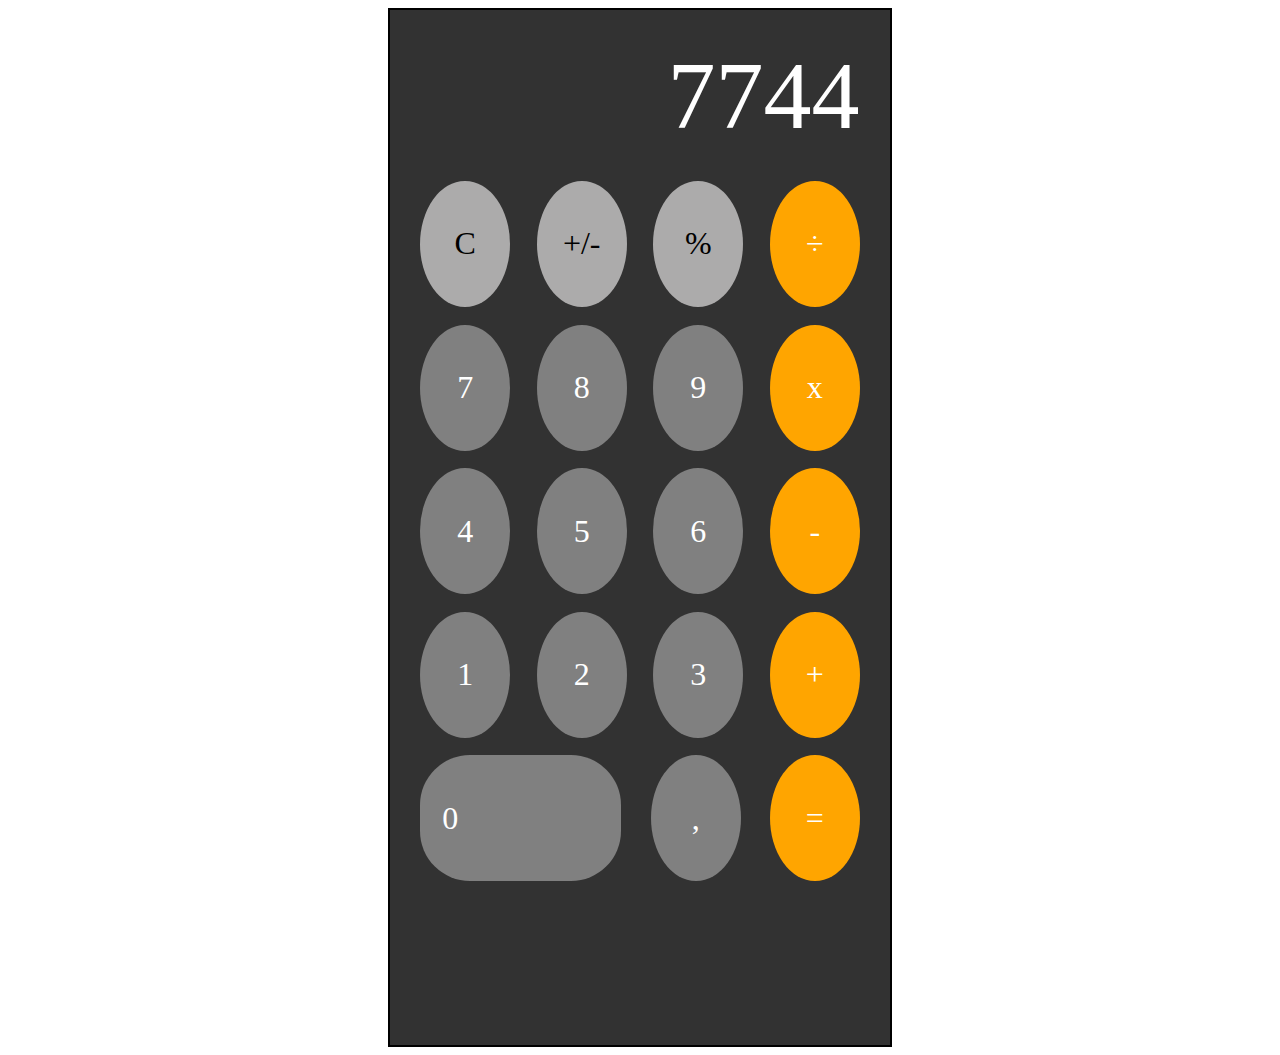
<file: Frontend_Task/Calculator/index.html>
<!DOCTYPE html>
<html lang="en">

<head>
    <meta charset="UTF-8">
    <meta name="viewport" content="width=device-width, initial-scale=1.0">
    <title>Document</title>
    <style>
        body {
            display: flex;
            justify-content: center;
        }

        .main {

            height: 115vh;
            width: 39vw;
            border: 2px solid black;
            background-color: rgb(50, 50, 50);
            color: white;

        }

        .screen {
            font-size: 6rem;
            display: flex;
            justify-content: flex-end;
            padding: 30px 30px 0 0;
        }

        .numbers {
            display: flex;
            flex-wrap: wrap;
            justify-content: space-between;
            padding: 6%;
            font-size: 2rem;

        }

        .num {
            height: 14vh;
            width: 7vw;
            border-radius: 100%;
            background-color: rgb(58, 106, 149);
            margin-bottom: 4%;
            display: flex;
            align-items: center;
            justify-content: center;
            background-color: gray;


        }

        .zero {
          border-radius: 50px;
            width: 14vw;
            display: flex;
            justify-content: flex-start;
            padding: 0 0 0 5%;
        }
        .first{
            background-color: rgb(172, 171, 171);
            color: black;

        }
        .operator{
            background-color: orange;
        }


    </style>
</head>

<body>
    <div class="main">
        <div class="screen">
            7744
        </div>
        <div class="numbers">
            <div class="num first">C</div>
            <div class="num first">+/-</div>
            <div class="num first">%</div>
            <div class="num operator">÷</div>
            <div class="num">7</div>
            <div class="num">8</div>
            <div class="num">9</div>
            <div class="num operator">x</div>
            <div class="num">4</div>
            <div class="num">5</div>
            <div class="num">6</div>
            <div class="num operator">-</div>
            <div class="num">1</div>
            <div class="num">2</div>
            <div class="num">3</div>
            <div class="num operator">+</div>
            <div class="num zero">0</div>
            <div class="num">,</div>
            <div class="num operator">=</div>
        </div>
    </div>
</body>

</html>
</file>
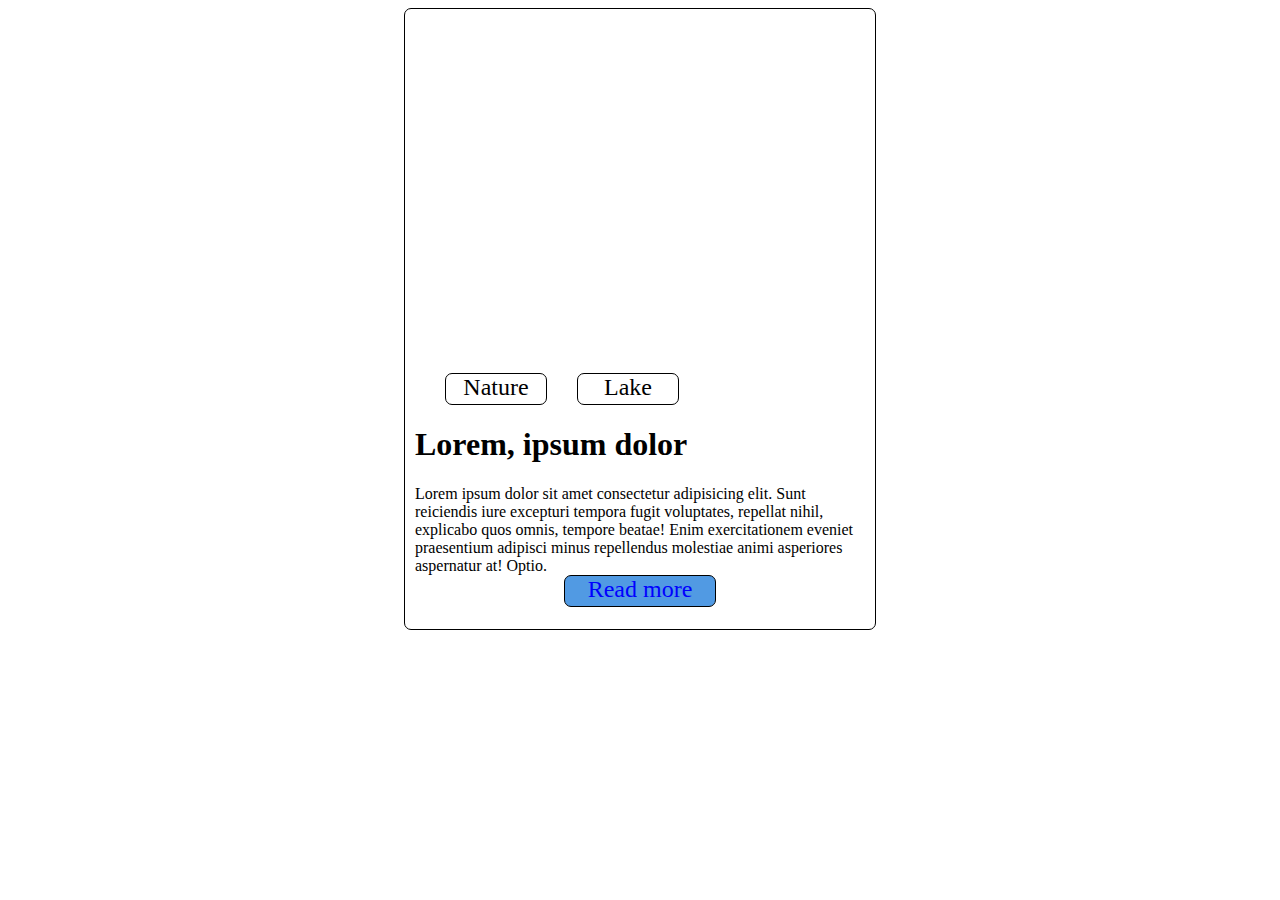
<file: Frontend_Task/Card/index.html>
<!DOCTYPE html>
<html lang="en">

<head>
    <meta charset="UTF-8">
    <meta name="viewport" content="width=device-width, initial-scale=1.0">
    <title>Document</title>
</head>

<link rel="stylesheet" href="style.css">
<div class="box">
    <div class="box1"></div>
    <div class="labeldiv">
        <div class="label">Nature</div>
        <div class="label">Lake</div>
    </div>
    <h1>Lorem, ipsum dolor</h1>
    Lorem ipsum dolor sit amet consectetur adipisicing elit. Sunt reiciendis iure excepturi tempora fugit voluptates,
    repellat nihil, explicabo quos omnis, tempore beatae! Enim exercitationem eveniet praesentium adipisci minus
    repellendus molestiae animi asperiores aspernatur at! Optio.
    <div class="read">Read more</div>
</div>

<body>

</body>

</html>
</file>
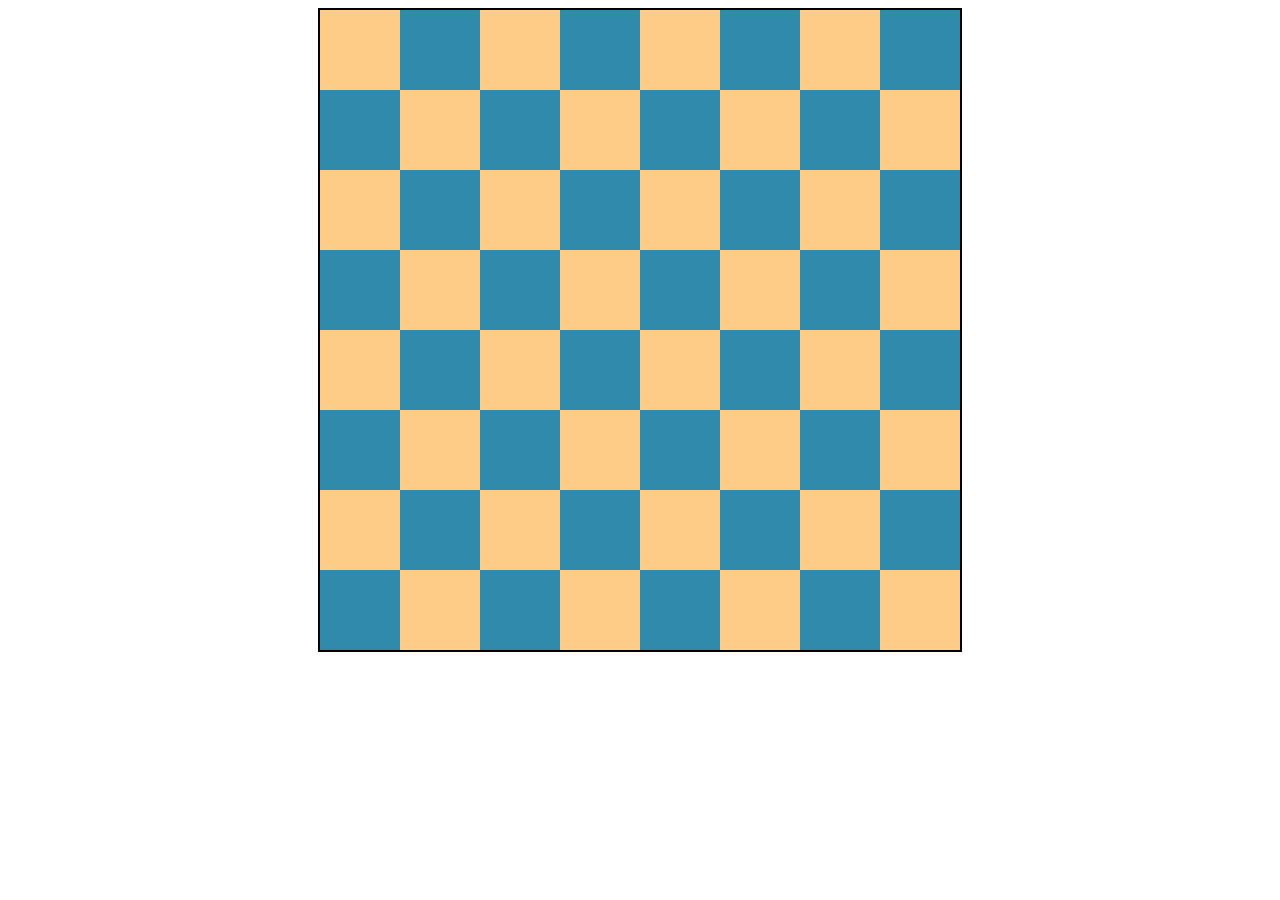
<file: Frontend_Task/Chess/index.html>
<!DOCTYPE html>
<html lang="en">
<head>
    <meta charset="UTF-8">
    <meta name="viewport" content="width=device-width, initial-scale=1.0">
    <title>Document</title>
    <link rel="stylesheet" href="https://cdnjs.cloudflare.com/ajax/libs/font-awesome/6.6.0/css/all.min.css"
    integrity="sha512-Kc323vGBEqzTmouAECnVceyQqyqdsSiqLQISBL29aUW4U/M7pSPA/gEUZQqv1cwx4OnYxTxve5UMg5GT6L4JJg=="
    crossorigin="anonymous" referrerpolicy="no-referrer" />
    <style>
      body{
        display: flex;
        justify-content: center;
      }
        .chess{
            display: flex;
            flex-wrap: wrap;
            border:2px solid black;
            height:640px;
            width:640px

        }
        
        .white{
            height:80px;
            width:80px;
            background-color: rgb(255, 204, 136);
            text-align: center;
            font-size: 4em;


        }
        .black{
            height:80px;
            width:80px;
            background-color: rgb(47, 138, 171);
            text-align: center;
            font-size: 4em;


        }
    </style>
</head>
<body>
    <div class="chess">
   <div class="row">

    <div class="white"><i class="fa-solid fa-chess-rook" style="color: #000000;"></i></div>
    <div class="black"><i class="fa-solid fa-chess-pawn"></i></div>
    <div class="white"></div>
    <div class="black"></div>
    <div class="white"></div>
    <div class="black"></div>
    <div class="white"><i class="fa-solid fa-chess-pawn" style="color: #ffffff;"></i></div>
    <div class="black"><i class="fa-solid fa-chess-rook" style="color: #ffffff;"></i></div>
  </div>
  <div class="row">
    <div class="black"><i class="fa-solid fa-chess-knight" style="color: #000000;"></i></div>
    <div class="white"><i class="fa-solid fa-chess-pawn"></i></div>
    <div class="black"></div>
    <div class="white"></div>
    <div class="black"></div>
    <div class="white"></div>
    <div class="black"><i class="fa-solid fa-chess-pawn" style="color: #ffffff;"></i></div>
    <div class="white"><i class="fa-solid fa-chess-knight" style="color: #ffffff;"></i></div>

  </div>
  <div class="row">

    <div class="white"><i class="fa-solid fa-chess-bishop" style="color: #000000;"></i></div>
    <div class="black"><i class="fa-solid fa-chess-pawn"></i></div>
    <div class="white"></div>
    <div class="black"></div>
    <div class="white"></div>
    <div class="black"></div>
    <div class="white"><i class="fa-solid fa-chess-pawn" style="color: #ffffff;"></i></div>
    <div class="black"><i class="fa-solid fa-chess-bishop" style="color: #ffffff;"></i></div>
  </div>
  <div class="row">
    <div class="black"><i class="fa-solid fa-chess-queen" style="color: #000000;"></i></div>
    <div class="white"><i class="fa-solid fa-chess-pawn"></i></div>
    <div class="black"></div>
    <div class="white"></div>
    <div class="black"></div>
    <div class="white"></div>
    <div class="black"><i class="fa-solid fa-chess-pawn" style="color: #ffffff;"></i></div>
    <div class="white"><i class="fa-solid fa-chess-queen" style="color: #ffffff;"></i></div>

  </div>
  <div class="row">

    <div class="white"><i class="fa-solid fa-chess-king" style="color: #000000;"></i></div>
    <div class="black"><i class="fa-solid fa-chess-pawn"></i></div>
    <div class="white"></div>
    <div class="black"></div>
    <div class="white"></div>
    <div class="black"></div>
    <div class="white"><i class="fa-solid fa-chess-pawn" style="color: #ffffff;"></i></div>
    <div class="black"><i class="fa-solid fa-chess-king" style="color: #ffffff;"></i></div>
  </div>
  <div class="row">
    <div class="black"><i class="fa-solid fa-chess-bishop" style="color: #000000;"></i></div>
    <div class="white"><i class="fa-solid fa-chess-pawn"></i></div>
    <div class="black"></div>
    <div class="white"></div>
    <div class="black"></div>
    <div class="white"></div>
    <div class="black"><i class="fa-solid fa-chess-pawn" style="color: #ffffff;"></i></div>
    <div class="white"><i class="fa-solid fa-chess-bishop" style="color: #ffffff;"></i></div>

  </div>
  <div class="row">

    <div class="white"><i class="fa-solid fa-chess-knight" style="color: #000000;"></i></div>
    <div class="black"><i class="fa-solid fa-chess-pawn"></i></div>
    <div class="white"></div>
    <div class="black"></div>
    <div class="white"></div>
    <div class="black"></div>
    <div class="white"><i class="fa-solid fa-chess-pawn" style="color: #ffffff;"></i></div>
    <div class="black"><i class="fa-solid fa-chess-knight" style="color: #ffffff;"></i></div>
  </div>
  <div class="row">
    <div class="black"><i class="fa-solid fa-chess-rook" style="color: #000000;"></i></div>
    <div class="white"><i class="fa-solid fa-chess-pawn"></i></div>
    <div class="black"></div>
    <div class="white"></div>
    <div class="black"></div>
    <div class="white"></div>
    <div class="black"><i class="fa-solid fa-chess-pawn" style="color: #ffffff;"></i></div>
    <div class="white"><i class="fa-solid fa-chess-rook" style="color: #ffffff;"></i></div>

  </div>
    </div>

</body>
</html>
</file>
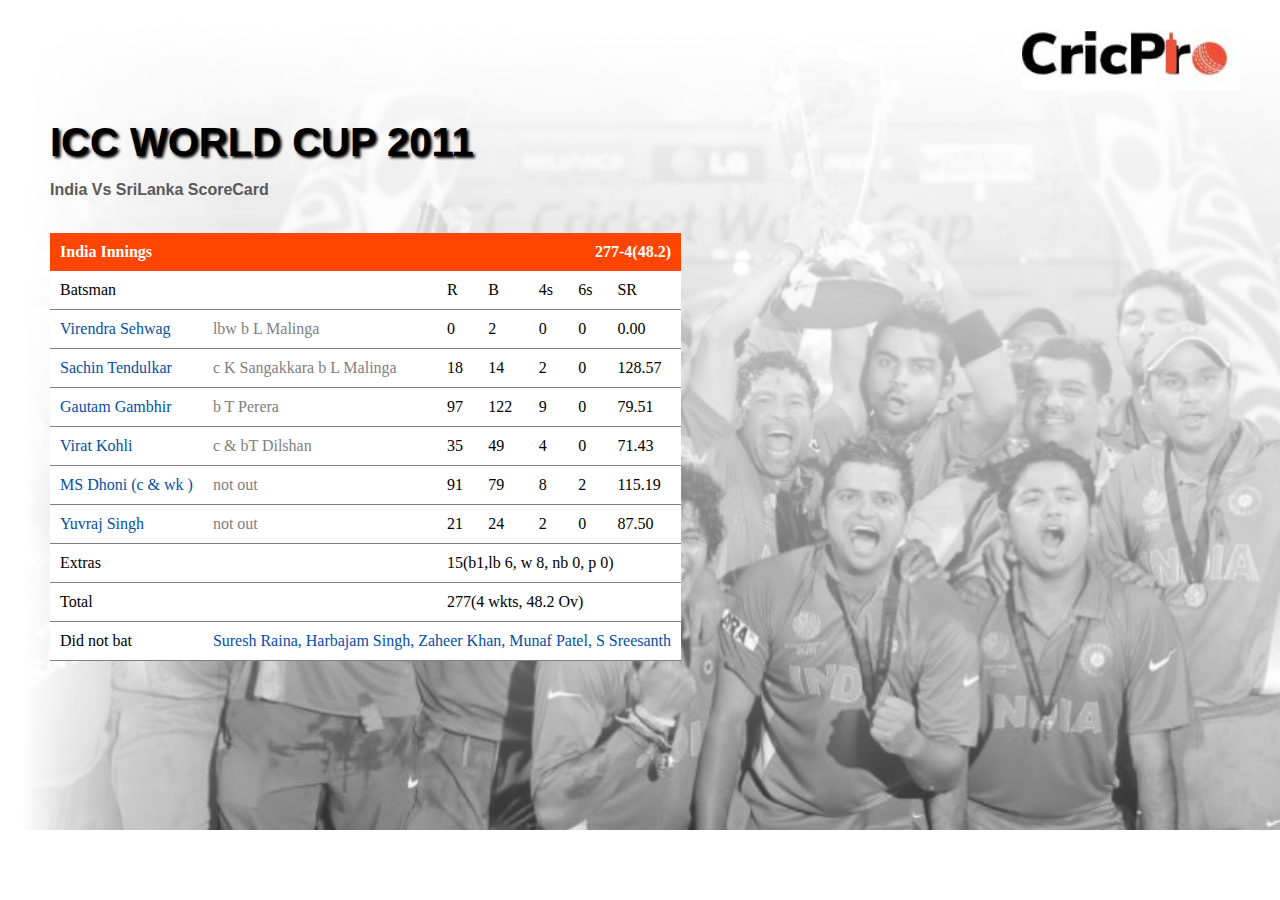
<file: Frontend_Task/Cricket/index.html>
<!DOCTYPE html>
<html lang="en">
<head>
    <meta charset="UTF-8">
    <meta name="viewport" content="width=device-width, initial-scale=1.0">
    <title>Document</title>
    <style>
      .gray{
        color: gray;

      }
.p{
    font-size:larger;
    font-weight:bolder;
    text-shadow: 2px 2px 3px #000000;
    font-size:2.5em;
    font-family: 'Lucida Sans', 'Lucida Sans Regular', 'Lucida Grande', 'Lucida Sans Unicode', Geneva, Verdana, sans-serif;
    
}
 body{
            background-image: url(backgroud.png);
            background-repeat: no-repeat;
            background-size:cover;
            margin-left:50px ;
           
        }
        .heroimg{
            width: 100%;
            display: flex;
            justify-content: flex-end;
            margin:30px 0;
            padding-right: 60px;
        }
        .logo{
            height: 60px;
            width: 180px;
            background-image: url(logo.jpg);
            background-size: contain;
            background-repeat: no-repeat;
            padding-left: 70px;
        }
        table{
            background-color: white;
            border-spacing: 0px;
        }
        .th{
            background-color: orangered;
            color: white;
            padding: 10px;
           
        }
        .align1{text-align: right;}
        .align2{text-align: left;}
        td{
            border-bottom: 1px solid gray ;
            padding: 10px;
        }
        .blue{
            color: rgb(4, 79, 169);
        }
    </style>
</head>

<body>
    <div class="hero">
<div class="heroimg">
    <div class="logo"></div></div>
    <span class="p">ICC WORLD CUP 2011</span>
    <p style="font-weight:bold; font-family: 'Lucida Sans', 'Lucida Sans Regular', 'Lucida Grande', 'Lucida Sans Unicode', Geneva, Verdana, sans-serif; color:rgb(90, 89, 89)">India Vs SriLanka ScoreCard</p>
    <br>
    <table>
<tr class="first"><th colspan="5" class="th align2">India Innings</th><th class="th align1" colspan="2">277-4(48.2)</b></th></tr>
<tr>
    <td colspan="2">Batsman</td>
    <td>R</td>
    <td>B</td>
    <td>4s</td>
    <td>6s</td>
    <td>SR</td>
</tr>
<tr>
    <td class="blue">Virendra Sehwag</td>
    <td class="gray">lbw b L Malinga</td>
    <td>0</td>
    <td>2</td>
    <td>0</td>
    <td>0</td>
    <td>0.00</td>
</tr>
<tr>
    <td class="blue">Sachin Tendulkar</td>
    <td class="gray">c K Sangakkara b L Malinga</td>
    <td>18</td>
    <td>14</td>
    <td>2</td>
    <td>0</td>
    <td>128.57</td>
</tr>
<tr>
    <td class="blue">Gautam Gambhir</td>
    <td class="gray">b T Perera</td>
    <td>97</td>
    <td>122</td>
    <td>9</td>
    <td>0</td>
    <td>79.51</td>
</tr>
<tr>
    <td class="blue">Virat Kohli</td>
    <td class="gray">c &amp; bT Dilshan</td>
    <td>35</td>
    <td>49</td>
    <td>4</td>
    <td>0</td>
    <td>71.43</td>
</tr>
<tr>
    <td class="blue">MS Dhoni (c &amp; wk )</td>
    <td class="gray">not out</td>
    <td>91</td>
    <td>79</td>
    <td>8</td>
    <td>2</td>
    <td>115.19</td>
</tr>
<tr><td class="blue">Yuvraj Singh</td>
    <td class="gray">not out</td>
    <td>21</td>
    <td>24</td>
    <td>2</td>
    <td>0</td>
    <td>87.50</td></tr>
<tr>
    <td colspan="2">Extras</td>
    <td colspan="5">15(b1,lb 6, w 8, nb 0, p 0)</td>


</tr>
<tr>
    <td colspan="2">Total</td>
    <td colspan="5">277(4 wkts, 48.2 Ov)</td>
</tr>
<tr><td>Did not bat</td>
<td colspan="6" class="blue">Suresh Raina, Harbajam Singh, Zaheer Khan, Munaf Patel, S Sreesanth</td></tr>

    </table>
</div>   
</body>
</html>
</file>
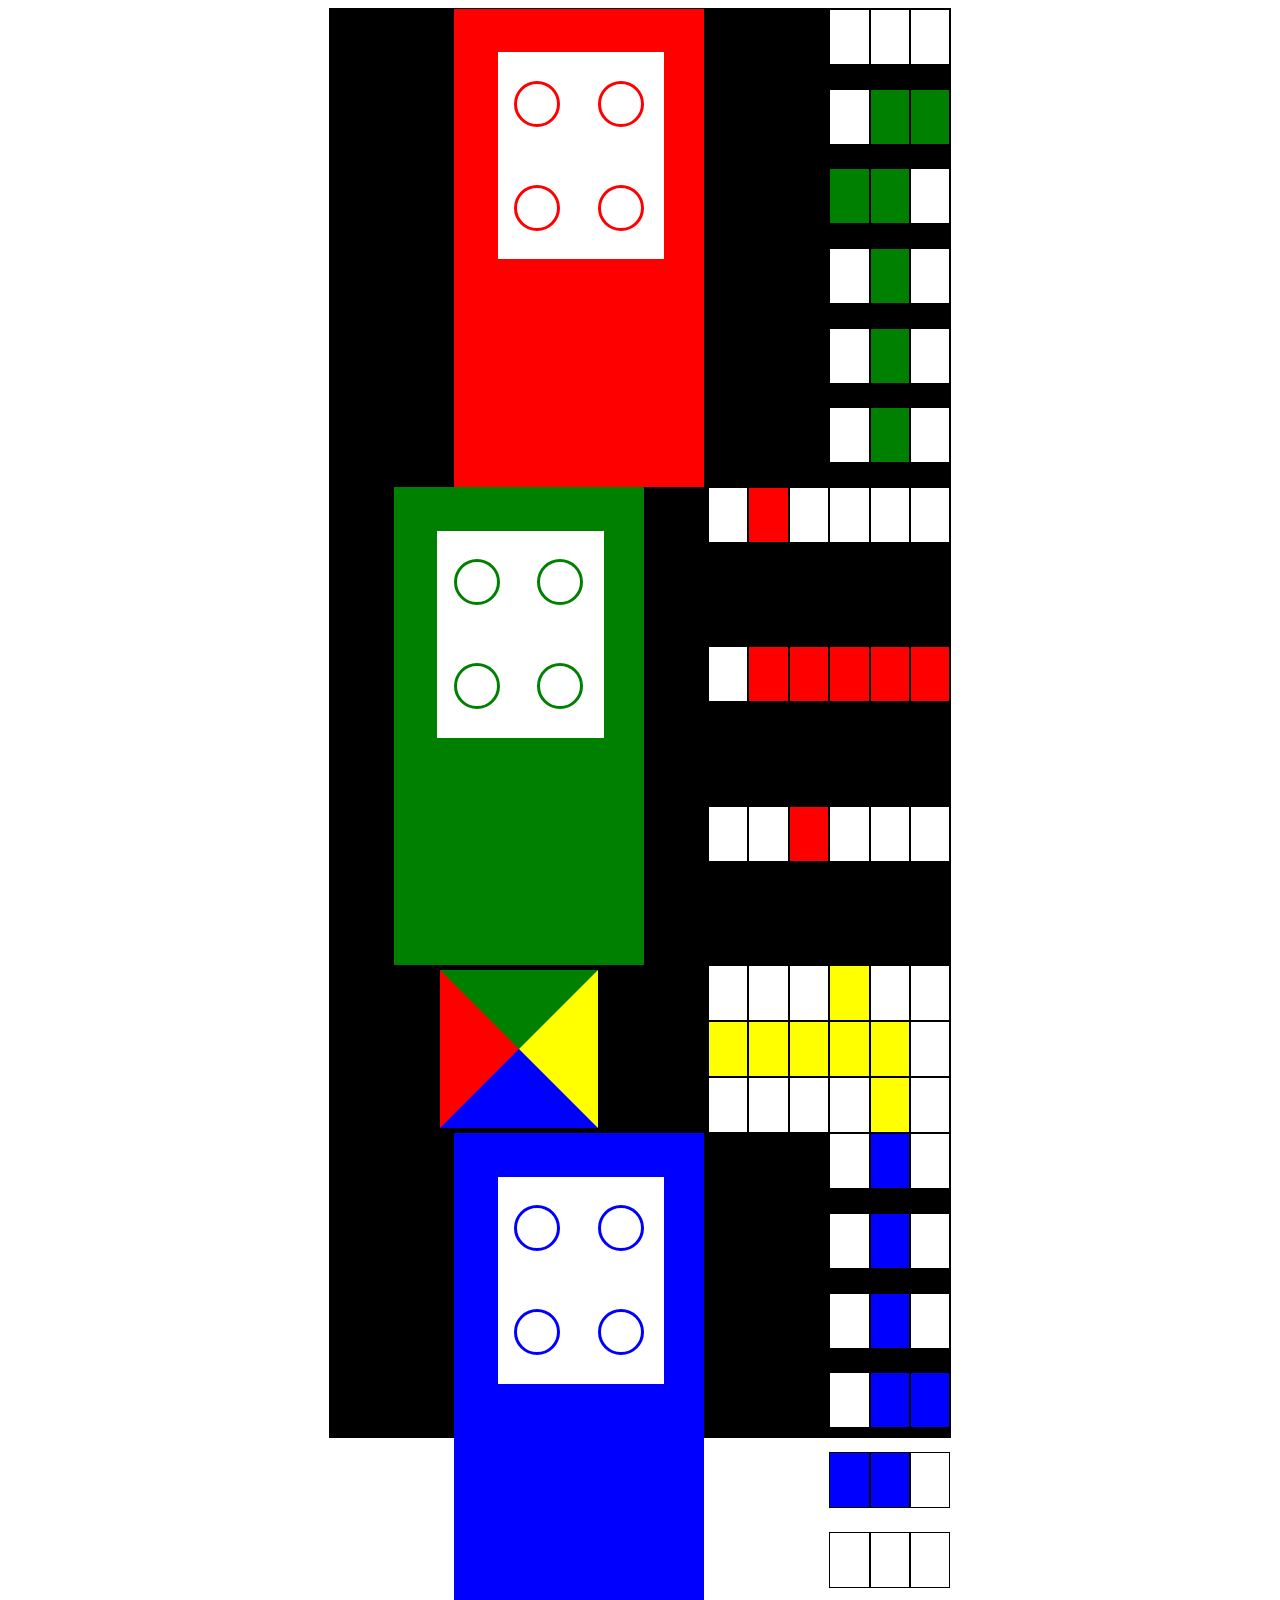
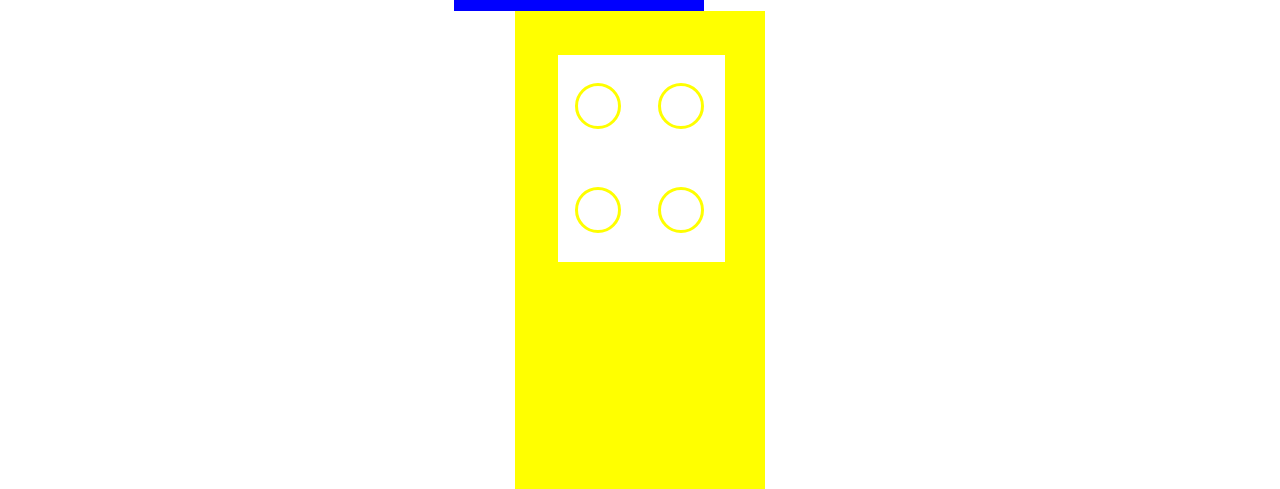
<file: Frontend_Task/Ludo/index.html>
<!DOCTYPE html>
<html lang="en">

<head>
    <meta charset="UTF-8">
    <meta name="viewport" content="width=device-width, initial-scale=1.0">
    <title>Document</title>
    <link rel="stylesheet" href="https://cdnjs.cloudflare.com/ajax/libs/font-awesome/6.6.0/css/all.min.css"
        integrity="sha512-Kc323vGBEqzTmouAECnVceyQqyqdsSiqLQISBL29aUW4U/M7pSPA/gEUZQqv1cwx4OnYxTxve5UMg5GT6L4JJg=="
        crossorigin="anonymous" referrerpolicy="no-referrer" />
    <style>
        body {
            display: flex;
            justify-content: center;
        }

        .main {
            width: 49.11%;
            border: 0.5px solid black;
            display: flex;
            flex-wrap: wrap;
            background-color: black;
        }


        .square {
            height: 6vh;
            width: 3vw;
            border: 1px solid;
            display: flex;
            justify-content: center;
            align-items: center;
            font-size: larger;
            background-color: white;
        }

        .red {
            background-color: red;
        }

        .green {
            background-color: green;
        }

        .house {
            height: 27.4%;
            width: 26.29%;
            padding: 7%;
            margin: auto;
        }

        .home {
            background-color: white;
            height: 23vh;
            width: 13vw;
            display: grid;
            grid-template-columns: 4fr 4fr;
            align-items: center;
            justify-content: center;


        }

        .circle {
            border: 3px solid red;
            height: 40px;
            width: 40px;
            border-radius: 100%;
            margin-left: 20%;

        }

        .middle {

            margin: auto;
            border-top: 79px solid green;
            border-left: 79.7px solid red;
            border-right: 79.7px solid yellow;
            border-bottom: 79px solid blue;

        }

        .box {
            display: grid;
            grid-template-columns: 1fr 1fr 1fr;
            column-gap: 0;

        }

        .box1 {
            display: grid;
            grid-template-columns: 1fr 1fr 1fr 1fr 1fr 1fr;


        }

        .blue {
            background-color: blue;
        }

        .yellow {
            background-color: yellow;
        }

        .border_blue {
            border: 3px solid blue;

        }

        .border_yellow {
            border: 3px solid yellow;
        }

        .border_green {
            border: 3px solid green;
        }
    </style>
</head>
<div class="main">
    <div class="red house">
        <div class="home">
            <div class="circle"></div>
            <div class="circle"></div>
            <div class="circle"></div>
            <div class="circle"></div>
        </div>
    </div>

    <div class="box">
        <div class="square"></div>
        <div class="square"></div>
        <div class="square"></div>
        <div class="square"></div>
        <div class="square green"></div>
        <div class="square green"><i class="fa-solid fa-star"></i></div>
        <div class="square green"><i class="fa-solid fa-star"></i></div>
        <div class="square green"></div>
        <div class="square"></div>
        <div class="square"></div>
        <div class="square green"></div>
        <div class="square"></div>
        <div class="square"></div>
        <div class="square green"></div>
        <div class="square"></div>
        <div class="square"></div>
        <div class="square green"></div>
        <div class="square"></div>
    </div>


    <div class="green house">
        <div class="home">
            <div class="circle border_green"></div>
            <div class="circle border_green"></div>
            <div class="circle border_green"></div>
            <div class="circle border_green"></div>
        </div>
    </div>

    <div class="box1">
        <div class="square"></div>
        <div class="square red"> <i class="fa-solid fa-star"></i></div>
        <div class="square"></div>
        <div class="square"></div>
        <div class="square "></div>
        <div class="square "></div>
        <div class="square "></div>
        <div class="square red "></div>
        <div class="square red"></div>
        <div class="square red"></div>
        <div class="square red"></div>
        <div class="square red"></div>
        <div class="square"></div>
        <div class="square"></div>
        <div class="square red"><i class="fa-solid fa-star"></i></div>
        <div class="square"></div>
        <div class="square"></div>
        <div class="square"></div>
    </div>

    <div class="middle"></div>
    <div class="box1">
        <div class="square"></div>
        <div class="square"></div>
        <div class="square"></div>
        <div class="square yellow"><i class="fa-solid fa-star"></i></div>
        <div class="square"></div>
        <div class="square"></div>
        <div class="square yellow"></div>
        <div class="square yellow"></div>
        <div class="square yellow"></div>
        <div class="square yellow"></div>
        <div class="square yellow"></div>
        <div class="square"></div>
        <div class="square"></div>
        <div class="square"></div>
        <div class="square"></div>
        <div class="square"></div>
        <div class="square yellow"><i class="fa-solid fa-star"></i></div>
        <div class="square"></div>
    </div>
    <div class="blue house">
        <div class="home">
            <div class="circle border_blue"></div>
            <div class="circle border_blue"></div>
            <div class="circle border_blue"></div>
            <div class="circle border_blue"></div>
        </div>
    </div>

    <div class="box">
        <div class="square"></div>
        <div class="square blue"></div>
        <div class="square"></div>
        <div class="square"></div>
        <div class="square blue"></div>
        <div class="square"></div>
        <div class="square"></div>
        <div class="square blue"></div>
        <div class="square"></div>
        <div class="square"></div>
        <div class="square blue"></div>
        <div class="square blue"><i class="fa-solid fa-star"></i></div>
        <div class="square blue"><i class="fa-solid fa-star"></i></div>
        <div class="square blue"></div>
        <div class="square "></div>
        <div class="square"></div>
        <div class="square"></div>
        <div class="square"></div>
    </div>


    <div class="yellow house">
        <div class="home">
            <div class="circle border_yellow"></div>
            <div class="circle border_yellow"></div>
            <div class="circle border_yellow"></div>
            <div class="circle border_yellow"></div>
        </div>
    </div>



</div>



</body>

</html>
</file>
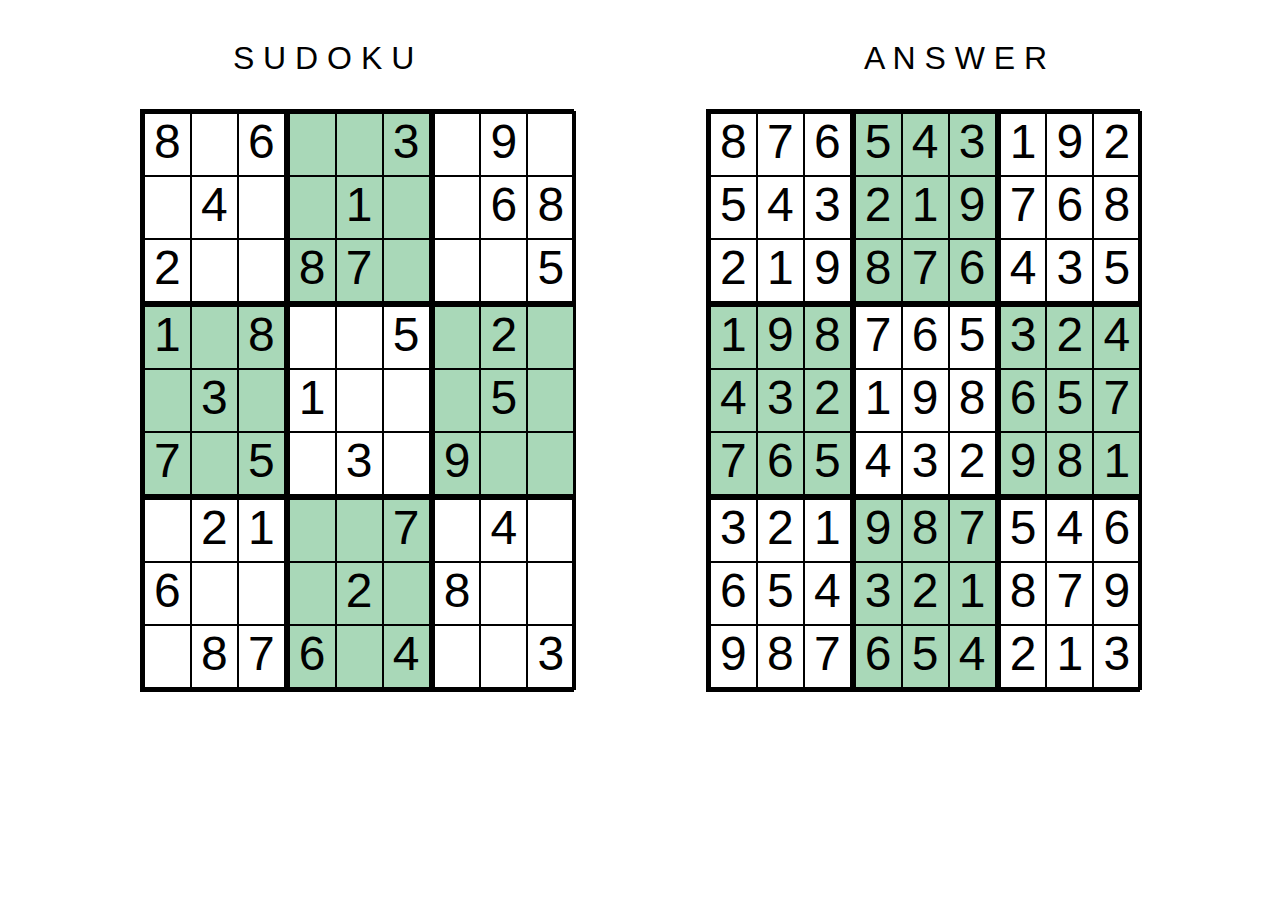
<file: Frontend_Task/Sudoku/index.html>
<!DOCTYPE html>
<html lang="en">

<head>
    <meta charset="UTF-8">
    <meta name="viewport" content="width=device-width, initial-scale=1.0">
    <title>Document</title>
    <style>
        body{
            font-family: 'Franklin Gothic Medium', 'Arial Narrow', Arial, sans-serif;
        }
      
        .text {
            display: flex;
            justify-content: space-around;
            font-size: 2rem;
        }

        .sudoku {
            text-align: center;
            display: flex;
            justify-content: space-evenly;
        }

        .main {
            border: 2px solid;
            display: grid;
            grid-template-columns: 1fr 1fr 1fr;
            gap: 0;
            grid-template-rows: 1fr 1fr 1fr;
            width: 33.6vw;



        }

        .box1 {
            height: 21vh;
            width: 11vw;
            border: 2px solid black;
            display: grid;
            grid-template-columns: 1fr 1fr 1fr;
            text-align: center;
            column-gap: 0;



        }

        .green {
            background-color: #A9D8B8;
        }

        .cell {
            border: 1px solid black;
            font-size: 3rem;
            
        }
    </style>
</head>

<body>
    <div class="text">
        <p class="text">S U D O K U</p>
        <p class="text">A N S W E R</p>
    </div>
    <div class="sudoku">
        <div class="main">
            <div class="box1">
                <div class="cell">8</div>
                <div class="cell"></div>
                <div class="cell">6</div>
                <div class="cell"></div>
                <div class="cell">4</div>
                <div class="cell"></div>
                <div class="cell">2</div>
                <div class="cell"></div>
                <div class="cell"></div>

            </div>
            <div class="box1 green">
                <div class="cell"></div>
                <div class="cell"></div>
                <div class="cell">3</div>
                <div class="cell"></div>
                <div class="cell">1</div>
                <div class="cell"></div>
                <div class="cell">8</div>
                <div class="cell">7</div>
                <div class="cell"></div>
            </div>
            <div class="box1">
                <div class="cell"></div>
                <div class="cell">9</div>
                <div class="cell"></div>
                <div class="cell"></div>
                <div class="cell">6</div>
                <div class="cell">8</div>
                <div class="cell"></div>
                <div class="cell"></div>
                <div class="cell">5</div>
            </div>
            <div class="box1 green">
                <div class="cell">1</div>
                <div class="cell"></div>
                <div class="cell">8</div>
                <div class="cell"></div>
                <div class="cell">3</div>
                <div class="cell"></div>
                <div class="cell">7</div>
                <div class="cell"></div>
                <div class="cell">5</div>
            </div>
            <div class="box1">
                <div class="cell"></div>
                <div class="cell"></div>
                <div class="cell">5</div>
                <div class="cell">1</div>
                <div class="cell"></div>
                <div class="cell"></div>
                <div class="cell"></div>
                <div class="cell">3</div>
                <div class="cell"></div>
            </div>
            <div class="box1 green">
                <div class="cell"></div>
                <div class="cell">2</div>
                <div class="cell"></div>
                <div class="cell"></div>
                <div class="cell">5</div>
                <div class="cell"></div>
                <div class="cell">9</div>
                <div class="cell"></div>
                <div class="cell"></div>
            </div>
            <div class="box1">
                <div class="cell"></div>
                <div class="cell">2</div>
                <div class="cell">1</div>
                <div class="cell">6</div>
                <div class="cell"></div>
                <div class="cell"></div>
                <div class="cell"></div>
                <div class="cell">8</div>
                <div class="cell">7</div>
            </div>
            <div class="box1 green">
                <div class="cell"></div>
                <div class="cell"></div>
                <div class="cell">7</div>
                <div class="cell"></div>
                <div class="cell">2</div>
                <div class="cell"></div>
                <div class="cell">6</div>
                <div class="cell"></div>
                <div class="cell">4</div>
            </div>
            <div class="box1">
                <div class="cell"></div>
                <div class="cell">4</div>
                <div class="cell"></div>
                <div class="cell">8</div>
                <div class="cell"></div>
                <div class="cell"></div>
                <div class="cell"></div>
                <div class="cell"></div>
                <div class="cell">3</div>
            </div>
        </div>
        <div class="main">
            <div class="box1">
                <div class="cell">8</div>
                <div class="cell">7</div>
                <div class="cell">6</div>
                <div class="cell">5</div>
                <div class="cell">4</div>
                <div class="cell">3</div>
                <div class="cell">2</div>
                <div class="cell">1</div>
                <div class="cell">9</div>

            </div>
            <div class="box1 green">
                <div class="cell">5</div>
                <div class="cell">4</div>
                <div class="cell">3</div>
                <div class="cell">2</div>
                <div class="cell">1</div>
                <div class="cell">9</div>
                <div class="cell">8</div>
                <div class="cell">7</div>
                <div class="cell">6</div>
            </div>
            <div class="box1">
                <div class="cell">1</div>
                <div class="cell">9</div>
                <div class="cell">2</div>
                <div class="cell">7</div>
                <div class="cell">6</div>
                <div class="cell">8</div>
                <div class="cell">4</div>
                <div class="cell">3</div>
                <div class="cell">5</div>
            </div>
            <div class="box1 green">
                <div class="cell">1</div>
                <div class="cell">9</div>
                <div class="cell">8</div>
                <div class="cell">4</div>
                <div class="cell">3</div>
                <div class="cell">2</div>
                <div class="cell">7</div>
                <div class="cell">6</div>
                <div class="cell">5</div>
            </div>
            <div class="box1">
                <div class="cell">7</div>
                <div class="cell">6</div>
                <div class="cell">5</div>
                <div class="cell">1</div>
                <div class="cell">9</div>
                <div class="cell">8</div>
                <div class="cell">4</div>
                <div class="cell">3</div>
                <div class="cell">2</div>
            </div>
            <div class="box1 green">
                <div class="cell">3</div>
                <div class="cell">2</div>
                <div class="cell">4</div>
                <div class="cell">6</div>
                <div class="cell">5</div>
                <div class="cell">7</div>
                <div class="cell">9</div>
                <div class="cell">8</div>
                <div class="cell">1</div>
            </div>
            <div class="box1">
                <div class="cell">3</div>
                <div class="cell">2</div>
                <div class="cell">1</div>
                <div class="cell">6</div>
                <div class="cell">5</div>
                <div class="cell">4</div>
                <div class="cell">9</div>
                <div class="cell">8</div>
                <div class="cell">7</div>
            </div>
            <div class="box1 green">
                <div class="cell">9</div>
                <div class="cell">8</div>
                <div class="cell">7</div>
                <div class="cell">3</div>
                <div class="cell">2</div>
                <div class="cell">1</div>
                <div class="cell">6</div>
                <div class="cell">5</div>
                <div class="cell">4</div>
            </div>
            <div class="box1">
                <div class="cell">5</div>
                <div class="cell">4</div>
                <div class="cell">6</div>
                <div class="cell">8</div>
                <div class="cell">7</div>
                <div class="cell">9</div>
                <div class="cell">2</div>
                <div class="cell">1</div>
                <div class="cell">3</div>
            </div>
        </div>
    </div>
</body>

</html>
</file>
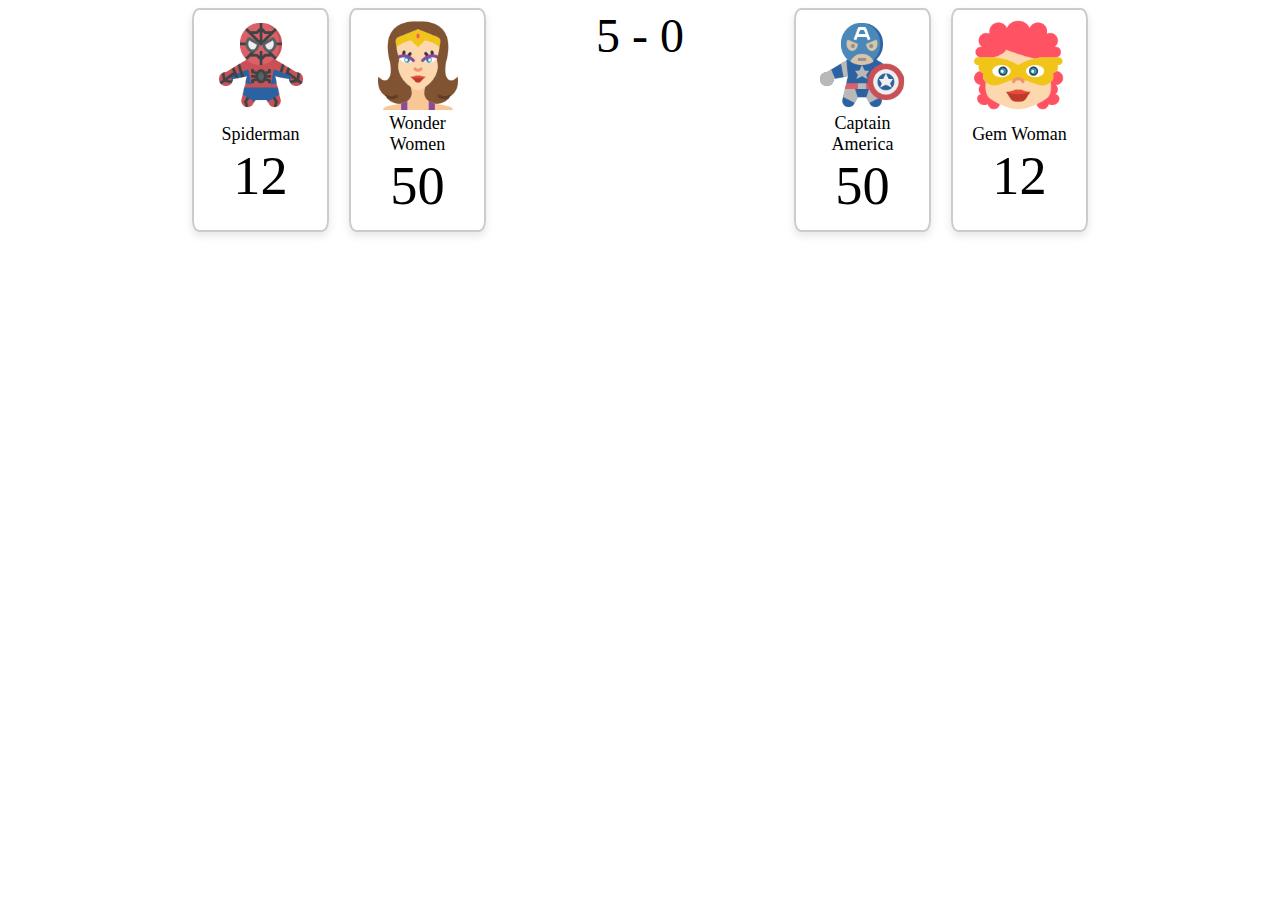
<file: Frontend_Task/SuperHeroes/index.html>
<!DOCTYPE html>
<html lang="en">
<head>
    <meta charset="UTF-8">
    <meta name="viewport" content="width=device-width, initial-scale=1.0">
    <title>Document</title>
</head>
<style>
    .first{
        display: flex;
        justify-content: center;
    }
    .heroes{
        padding: 10px;
        margin: 0 10px 0 10px;
        border-radius: 5%;
        width:113px;
        border: 2px solid #ccc;

        height: 200px;
        font-size: large;
     display: flex;
     flex-wrap: wrap;
        justify-content: center;
        box-shadow: 0 4px 8px rgba(0,0,0,0.1);

    }
    .tag{
      
        text-align: center; 
   
    }
    img{
        height: 90px;
    }
    .points{
        font-size: 3.4rem;
    }
    .text{
        font-size: 3rem;
        margin: 0 100px 0 100px;
    }
</style>
<body>
    <div class="first">
<div class="heroes">
    <img src="super-1.png" alt="Spiderman">
   <div class="tag">
    Spiderman
    <span class="points">12</span>
</div>
</div>
<div class="heroes">
    <img src="super-3.png" alt="Wonder Woman">
    <div class="tag">
        Wonder Women
        <span class="points">50</span>
    </div>
</div>
<div class="text">
    5 - 0
</div>
<div class="heroes">
    <img src="super-2.png" alt="Captain America">
    <div class="tag">
        Captain America
        <span class="points">50</span>
    </div>
</div>
<div class="heroes">
    <img src="super-4.png" alt="Gem Women">
    <div class="tag">
        Gem Woman
        <span class="points">12</span>
    </div>
</div>
    </div>
</body>
</html>
</file>
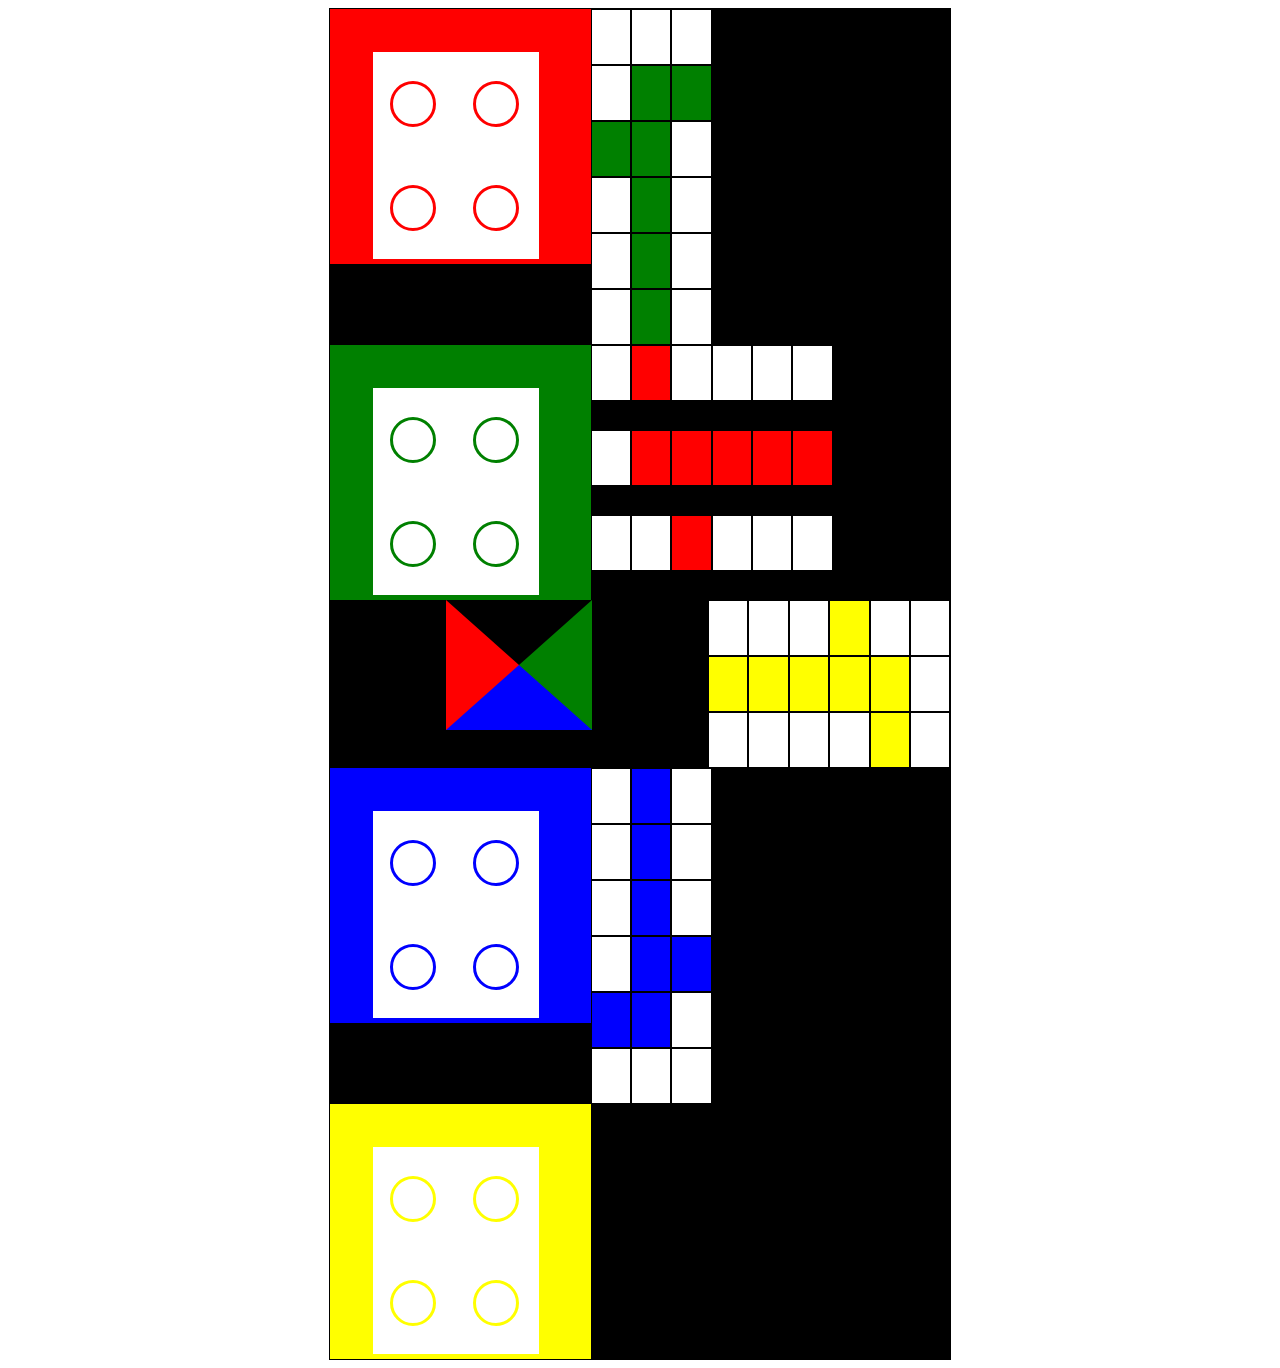
<file: Frontend_Task/ludo.html>
<!DOCTYPE html>
<html lang="en">

<head>
    <meta charset="UTF-8">
    <meta name="viewport" content="width=device-width, initial-scale=1.0">
    <title>Document</title>
    <link rel="stylesheet" href="https://cdnjs.cloudflare.com/ajax/libs/font-awesome/6.6.0/css/all.min.css"
        integrity="sha512-Kc323vGBEqzTmouAECnVceyQqyqdsSiqLQISBL29aUW4U/M7pSPA/gEUZQqv1cwx4OnYxTxve5UMg5GT6L4JJg=="
        crossorigin="anonymous" referrerpolicy="no-referrer" />
    <style>
        body {
            display: flex;
            justify-content: center;
        }

        .main {
            width: 49.11%;
            border: 1px solid black;
            display: flex;
            flex-wrap: wrap;
            background-color: black;
        }


        .square {
            height: 6vh;
            width: 3vw;
            border: 1px solid;
            display: flex;
            justify-content: center; 
            align-items: center;
            font-size: larger;
            background-color: white;
        }

        .red {
            background-color: red;
        }

        .green {
            background-color: green;
        }

        .house {
            height: 168px;
            width: 174px;
            padding: 7%;
        }

        .home {
            background-color: white;
            height: 23vh;
            width: 13vw;
            display: grid;
            grid-template-columns: 4fr 4fr;
            align-items: center;
            justify-content: center;


        }

        .circle {
            border: 3px solid red;
            height: 40px;
            width: 40px;
            border-radius: 100%;
            margin-left: 20%;

        }

        .middle {
            height: 0;
            width: 0;
            margin: 0 auto;
            border-top: 65px solid black;
            border-left: 73.5px solid red;
            border-right: 73.5px solid green;
            border-bottom: 65px solid blue;


        }

        .box {
            display: grid;
            grid-template-columns: 1fr 1fr 1fr;
            column-gap: 0;
        }

        .box1 {
            display: grid;
            grid-template-columns: 1fr 1fr 1fr 1fr 1fr 1fr;
        }

        .blue {
            background-color: blue;
        }

        .yellow {
            background-color: yellow;
        }

        .border_blue {
            border: 3px solid blue;

        }

        .border_yellow {
            border: 3px solid yellow;
        }

        .border_green {
            border: 3px solid green;
        }
    </style>
</head>
<div class="main">
    <div class="red house">
        <div class="home">
            <div class="circle"></div>
            <div class="circle"></div>
            <div class="circle"></div>
            <div class="circle"></div>
        </div>
    </div>

    <div class="box">
        <div class="square"></div>
        <div class="square"></div>
        <div class="square"></div>
        <div class="square"></div>
        <div class="square green"></div>
        <div class="square green"><i class="fa-solid fa-star"></i></div>
        <div class="square green"><i class="fa-solid fa-star"></i></div>
        <div class="square green"></div>
        <div class="square"></div>
        <div class="square"></div>
        <div class="square green"></div>
        <div class="square"></div>
        <div class="square"></div>
        <div class="square green"></div>
        <div class="square"></div>
        <div class="square"></div>
        <div class="square green"></div>
        <div class="square"></div>
    </div>


    <div class="green house">
        <div class="home">
            <div class="circle border_green"></div>
            <div class="circle border_green"></div>
            <div class="circle border_green"></div>
            <div class="circle border_green"></div>
        </div>
    </div>

    <div class="box1">
        <div class="square"></div>
        <div class="square red"> <i class="fa-solid fa-star"></i></div>
        <div class="square"></div>
        <div class="square"></div>
        <div class="square "></div>
        <div class="square "></div>
        <div class="square "></div>
        <div class="square red "></div>
        <div class="square red"></div>
        <div class="square red"></div>
        <div class="square red"></div>
        <div class="square red"></div>
        <div class="square"></div>
        <div class="square"></div>
        <div class="square red"><i class="fa-solid fa-star"></i></div>
        <div class="square"></div>
        <div class="square"></div>
        <div class="square"></div>
    </div>

    <div class="middle"></div>
    <div class="box1">
        <div class="square"></div>
        <div class="square"></div>
        <div class="square"></div>
        <div class="square yellow"><i class="fa-solid fa-star"></i></div>
        <div class="square"></div>
        <div class="square"></div>
        <div class="square yellow"></div>
        <div class="square yellow"></div>
        <div class="square yellow"></div>
        <div class="square yellow"></div>
        <div class="square yellow"></div>
        <div class="square"></div>
        <div class="square"></div>
        <div class="square"></div>
        <div class="square"></div>
        <div class="square"></div>
        <div class="square yellow"><i class="fa-solid fa-star"></i></div>
        <div class="square"></div>
    </div>
    <div class="blue house">
        <div class="home">
            <div class="circle border_blue"></div>
            <div class="circle border_blue"></div>
            <div class="circle border_blue"></div>
            <div class="circle border_blue"></div>
        </div>
    </div>

    <div class="box">
        <div class="square"></div>
        <div class="square blue"></div>
        <div class="square"></div>
        <div class="square"></div>
        <div class="square blue"></div>
        <div class="square"></div>
        <div class="square"></div>
        <div class="square blue"></div>
        <div class="square"></div>
        <div class="square"></div>
        <div class="square blue"></div>
        <div class="square blue"><i class="fa-solid fa-star"></i></div>
        <div class="square blue"><i class="fa-solid fa-star"></i></div>
        <div class="square blue"></div>
        <div class="square "></div>
        <div class="square"></div>
        <div class="square"></div>
        <div class="square"></div>
    </div>


    <div class="yellow house">
        <div class="home">
            <div class="circle border_yellow"></div>
            <div class="circle border_yellow"></div>
            <div class="circle border_yellow"></div>
            <div class="circle border_yellow"></div>
        </div>
    </div>



</div>



</body>

</html>
</file>
<file: Frontend_Task/Card/style.css>
.box {
    height: 600px;
    width: 450px;
margin: auto;
    border: 1px solid black;
    border-radius: 7px;
    padding: 10px;


}

.box1 {
    width: 450px;
    height: 350px;
    background-image: url(https://img.freepik.com/free-photo/view-boat-floating-water-with-nature-scenery_23-2150693308.jpg);
    background-size: contain;
    background-repeat: no-repeat;
    border-radius: 7px;
    display: inline-block;
}

.label {
    height: 30px;
    width: 100px;
    border: 1px solid black;
    border-radius: 7px;
    font-size: 1.5rem;
    display: flex;
    justify-content: center;
    margin-left: 30px;
}

.labeldiv {
    display: flex;
}

.read {
    background-color: rgb(81, 154, 227);
    color: blue;
    height: 30px;
    width: 150px;
    font-size: 1.5rem;
    border: 1px solid black;
    border-radius: 7px;
    display: flex;
    justify-content: center;
    margin: auto;
}
</file>
